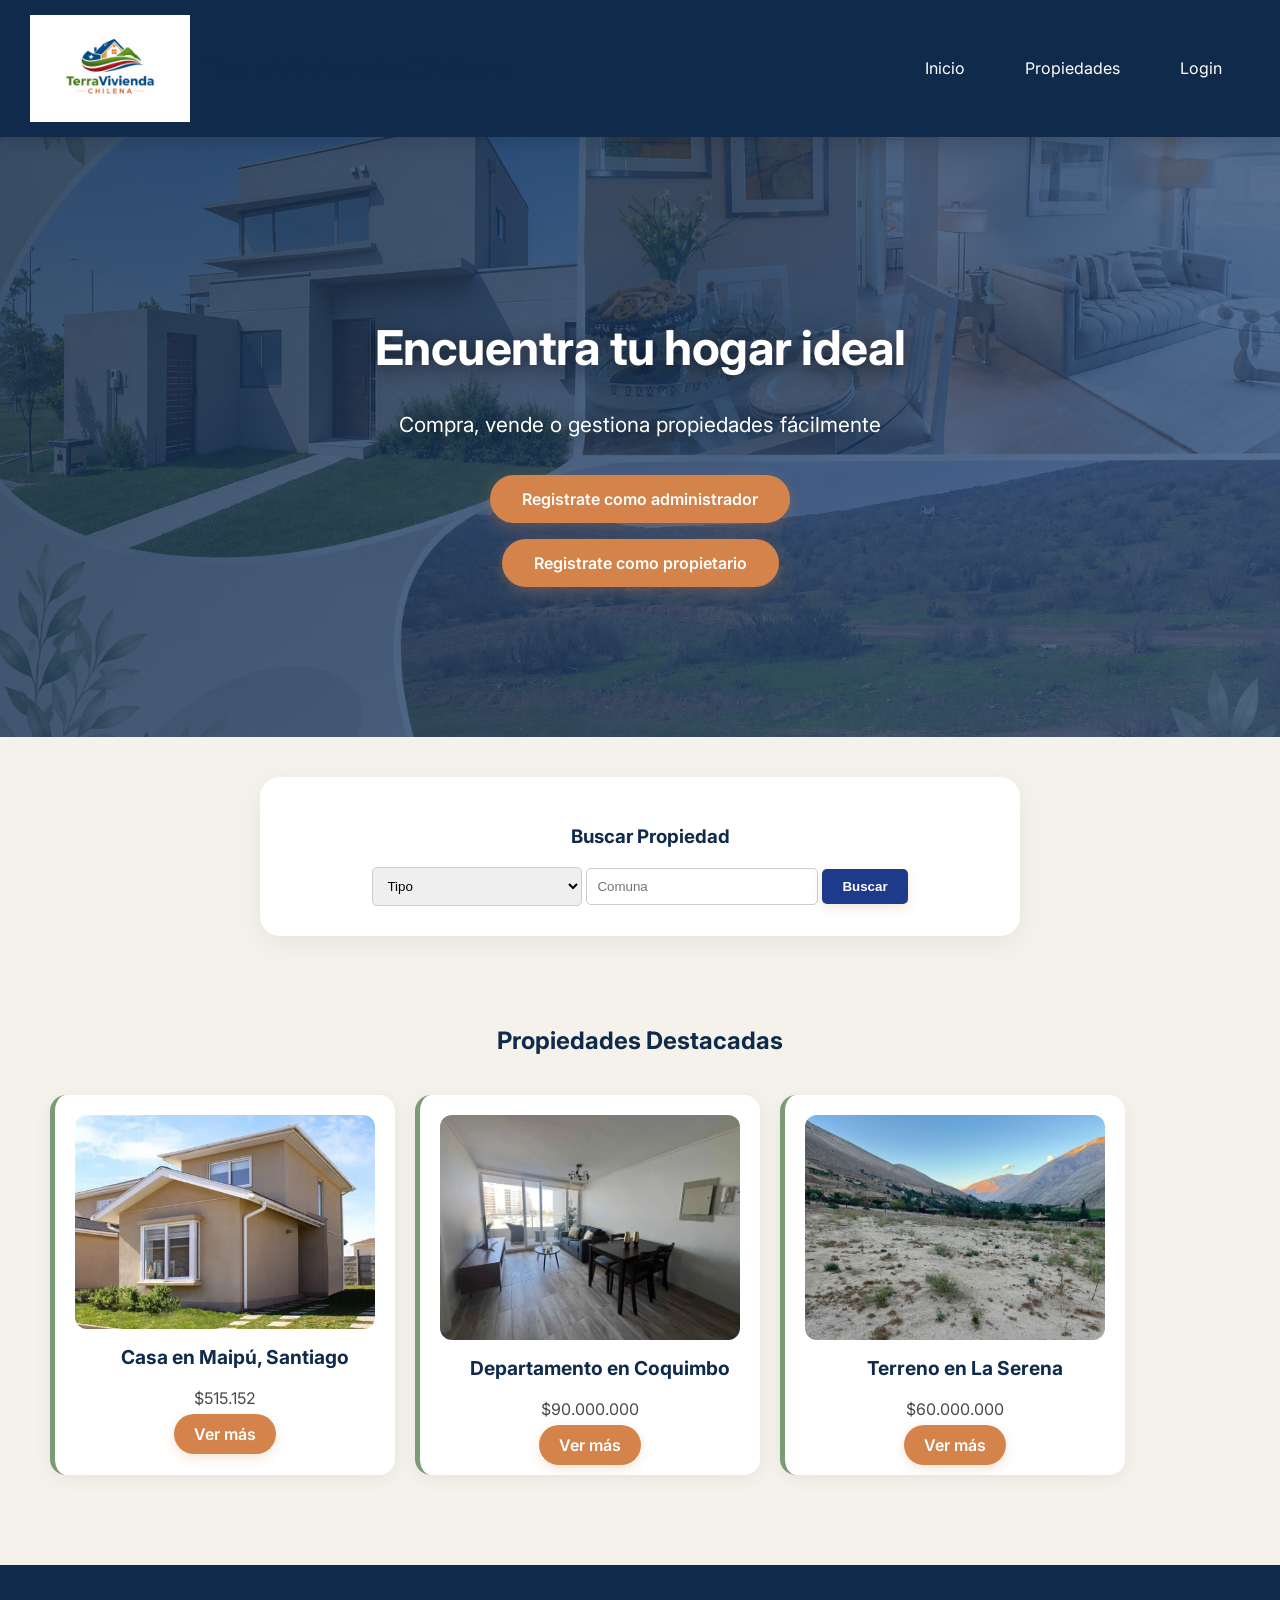
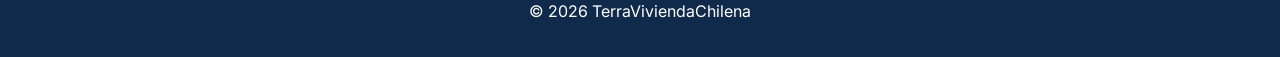
<file: index.html>
<!DOCTYPE html>
<html lang="es">
<head>
    <meta charset="UTF-8">
    <title>TerraViviendaChilena</title>
    <link rel="stylesheet" href="estilo-de-la-pagina.css">
    <link href="https://fonts.googleapis.com/css2?family=Inter:wght@400;500;600;700&display=swap" rel="stylesheet">
</head>
<body>

<header>
    <div class="logo-titulo">
        <img src="imagenes/terraviviendachilena.jpg" alt="TerraViviendaChilena">
        <h1>TerraViviendaChilena</h1>
    </div>

    <nav>
        <a href="index.html">Inicio</a>
        <a href="propiedades.html">Propiedades</a>
        <a href="login.html">Login</a>
    </nav>
</header>

<main>
    <section class="hero">
        <h2>Encuentra tu hogar ideal</h2>
        <p>Compra, vende o gestiona propiedades fácilmente</p>
        <a href="registro-del-administrador.html">Registrate como administrador</a>
        <a href="registro-del-propietario.html">Registrate como propietario</a>
    </section>

    <section class="buscador">
    <h3>Buscar Propiedad</h3>
    <form action="propiedades.html" method="GET">
        <select name="tipo" style="width: 30%; padding: 10px; border-radius: 5px; border: 1px solid #ccc;">
            <option value="">Tipo</option>
            <option value="Casa">Casa</option>
            <option value="Departamento">Departamento</option>
            <option value="Terreno">Terreno</option>
        </select>
        <input type="text" name="comuna" placeholder="Comuna" style="width: 30%; padding: 10px; border-radius: 5px; border: 1px solid #ccc;">
        <button type="submit" style="padding: 10px 20px; background: #1e3a8a; color: white; border: none; border-radius: 5px;">Buscar</button>
    </form>
</section>

<section class="destacadas">
    <h2>Propiedades Destacadas</h2>

    <div class="grid">

        <article class="card">
            <img src="imagenes/casa1-evaluacion1.jpg" alt="Casa en La Serena">
            <h3>Casa en Maipú, Santiago</h3>
            <p>$515.152</p>
            <a href="propiedades.html" class="btn">Ver más</a>
        </article>

        <article class="card">
            <img src="imagenes/departamento1-evaluacion1.jpg" alt="Departamento en Coquimbo">
            <h3>Departamento en Coquimbo</h3>
            <p>$90.000.000</p>
            <a href="propiedades.html" class="btn">Ver más</a>
        </article>

        <article class="card">
            <img src="imagenes/terreno1-evaluacion1.jpg" alt="Terreno en La Serena">
            <h3>Terreno en La Serena</h3>
            <p>$60.000.000</p>
            <a href="propiedades.html" class="btn">Ver más</a>
        </article>

    </div>
</section>
</main>

<footer>
    <p>© 2026 TerraViviendaChilena</p>
</footer>

</body>
</html>
</file>
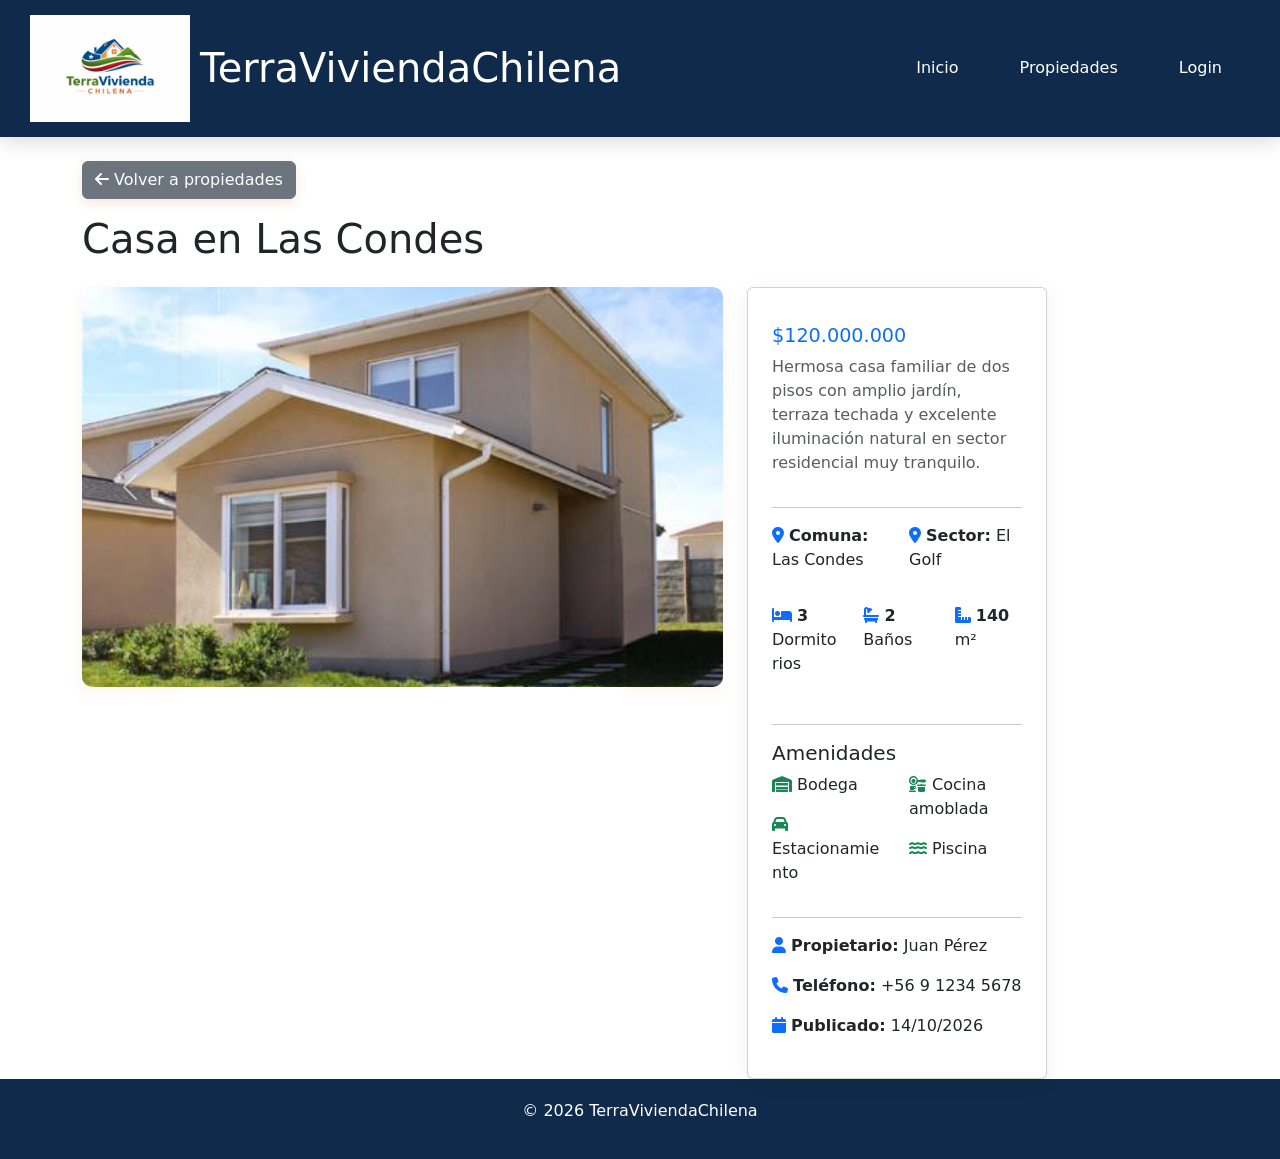
<file: detalle-propiedad.html>
<!DOCTYPE html>
<html lang="es">
<head>
    <meta charset="UTF-8">
    <meta name="viewport" content="width=device-width, initial-scale=1.0">
    <title>Casa Moderna - TerraViviendaChilena</title>
    <link rel="stylesheet" href="estilo-de-la-pagina.css">
    <!-- Bootstrap CSS -->
    <link href="https://cdn.jsdelivr.net/npm/bootstrap@5.3.0/dist/css/bootstrap.min.css" rel="stylesheet">
    <!-- Font Awesome para iconos -->
    <link rel="stylesheet" href="https://cdnjs.cloudflare.com/ajax/libs/font-awesome/6.4.0/css/all.min.css">
    <link href="https://fonts.googleapis.com/css2?family=Inter:wght@400;500;600;700&display=swap" rel="stylesheet">
</head>
<body>

<header>
    <div class="logo-titulo">
        <img src="imagenes/terraviviendachilena.jpg" alt="TerraViviendaChilena">
        <h1>TerraViviendaChilena</h1>
    </div>
    <nav>
        <a href="index.html">Inicio</a>
        <a href="propiedades.html">Propiedades</a>
        <a href="login.html">Login</a>
    </nav>
</header>

<main>
    <div class="container mt-4">
        <!-- Botón para volver -->
        <a href="propiedades.html" class="btn btn-secondary mb-3">
            <i class="fas fa-arrow-left"></i> Volver a propiedades
        </a>

        <!-- Título de la propiedad -->
        <h1 class="mb-4">Casa en Las Condes</h1>

        <div class="row">
            <!-- Columna izquierda: Carrusel de imágenes -->
            <div class="col-md-7">
                <div id="carruselPropiedad" class="carousel slide" data-bs-ride="carousel">
                    <div class="carousel-inner">
                        <div class="carousel-item active">
                            <img src="imagenes/casa1-evaluacion1.jpg" class="d-block w-100" alt="Foto de Casa 1" style="height: 400px; object-fit: cover; border-radius: 10px;">
                        </div>
                        <div class="carousel-item">
                            <img src="imagenes/casa1-evaluacion1.jpg" class="d-block w-100" alt="Foto de Casa 2" style="height: 400px; object-fit: cover; border-radius: 10px;">
                        </div>
                    </div>
                    <button class="carousel-control-prev" type="button" data-bs-target="#carruselPropiedad" data-bs-slide="prev">
                        <span class="carousel-control-prev-icon"></span>
                    </button>
                    <button class="carousel-control-next" type="button" data-bs-target="#carruselPropiedad" data-bs-slide="next">
                        <span class="carousel-control-next-icon"></span>
                    </button>
                </div>
            </div>

            <!-- Columna derecha: Información de la propiedad -->
            <div class="col-md-5">
                <div class="card p-4">
                    <h3 class="text-primary">$120.000.000</h3>
                    <p class="text-muted">Hermosa casa familiar de dos pisos con amplio jardín, terraza techada y excelente iluminación natural en sector residencial muy tranquilo.</p>
                    
                    <hr>

                    <!-- Información básica -->
                    <div class="row mb-3">
                        <div class="col-6">
                            <p><i class="fas fa-map-marker-alt text-primary"></i> <strong>Comuna:</strong> Las Condes</p>
                        </div>
                        <div class="col-6">
                            <p><i class="fas fa-location-dot text-primary"></i> <strong>Sector:</strong> El Golf</p>
                        </div>
                    </div>

                    <!-- Características con iconos -->
                    <div class="row mb-3">
                        <div class="col-4">
                            <p><i class="fas fa-bed text-primary"></i> <strong>3</strong> Dormitorios</p>
                        </div>
                        <div class="col-4">
                            <p><i class="fas fa-bath text-primary"></i> <strong>2</strong> Baños</p>
                        </div>
                        <div class="col-4">
                            <p><i class="fas fa-ruler-combined text-primary"></i> <strong>140</strong> m²</p>
                        </div>
                    </div>

                    <!-- Amenidades (características adicionales) -->
                    <hr>
                    <h5>Amenidades</h5>
                    <div class="row">
                        <div class="col-6">
                            <p><i class="fas fa-warehouse text-success"></i> Bodega</p>
                            <p><i class="fas fa-car text-success"></i> Estacionamiento</p>
                        </div>
                        <div class="col-6">
                            <p><i class="fas fa-kitchen-set text-success"></i> Cocina amoblada</p>
                            <p><i class="fas fa-water text-success"></i> Piscina</p>
                        </div>
                    </div>

                    <hr>

                    <!-- Información del propietario -->
                    <p><i class="fas fa-user text-primary"></i> <strong>Propietario:</strong> Juan Pérez</p>
                    <p><i class="fas fa-phone text-primary"></i> <strong>Teléfono:</strong> +56 9 1234 5678</p>
                    <p><i class="fas fa-calendar text-primary"></i> <strong>Publicado:</strong> 14/10/2026</p>
                </div>
            </div>
        </div>
    </div>
</main>

<footer>
    <p>© 2026 TerraViviendaChilena</p>
</footer>

<!-- Bootstrap JS -->
<script src="https://cdn.jsdelivr.net/npm/bootstrap@5.3.0/dist/js/bootstrap.bundle.min.js"></script>
</body>
</html>
</file>
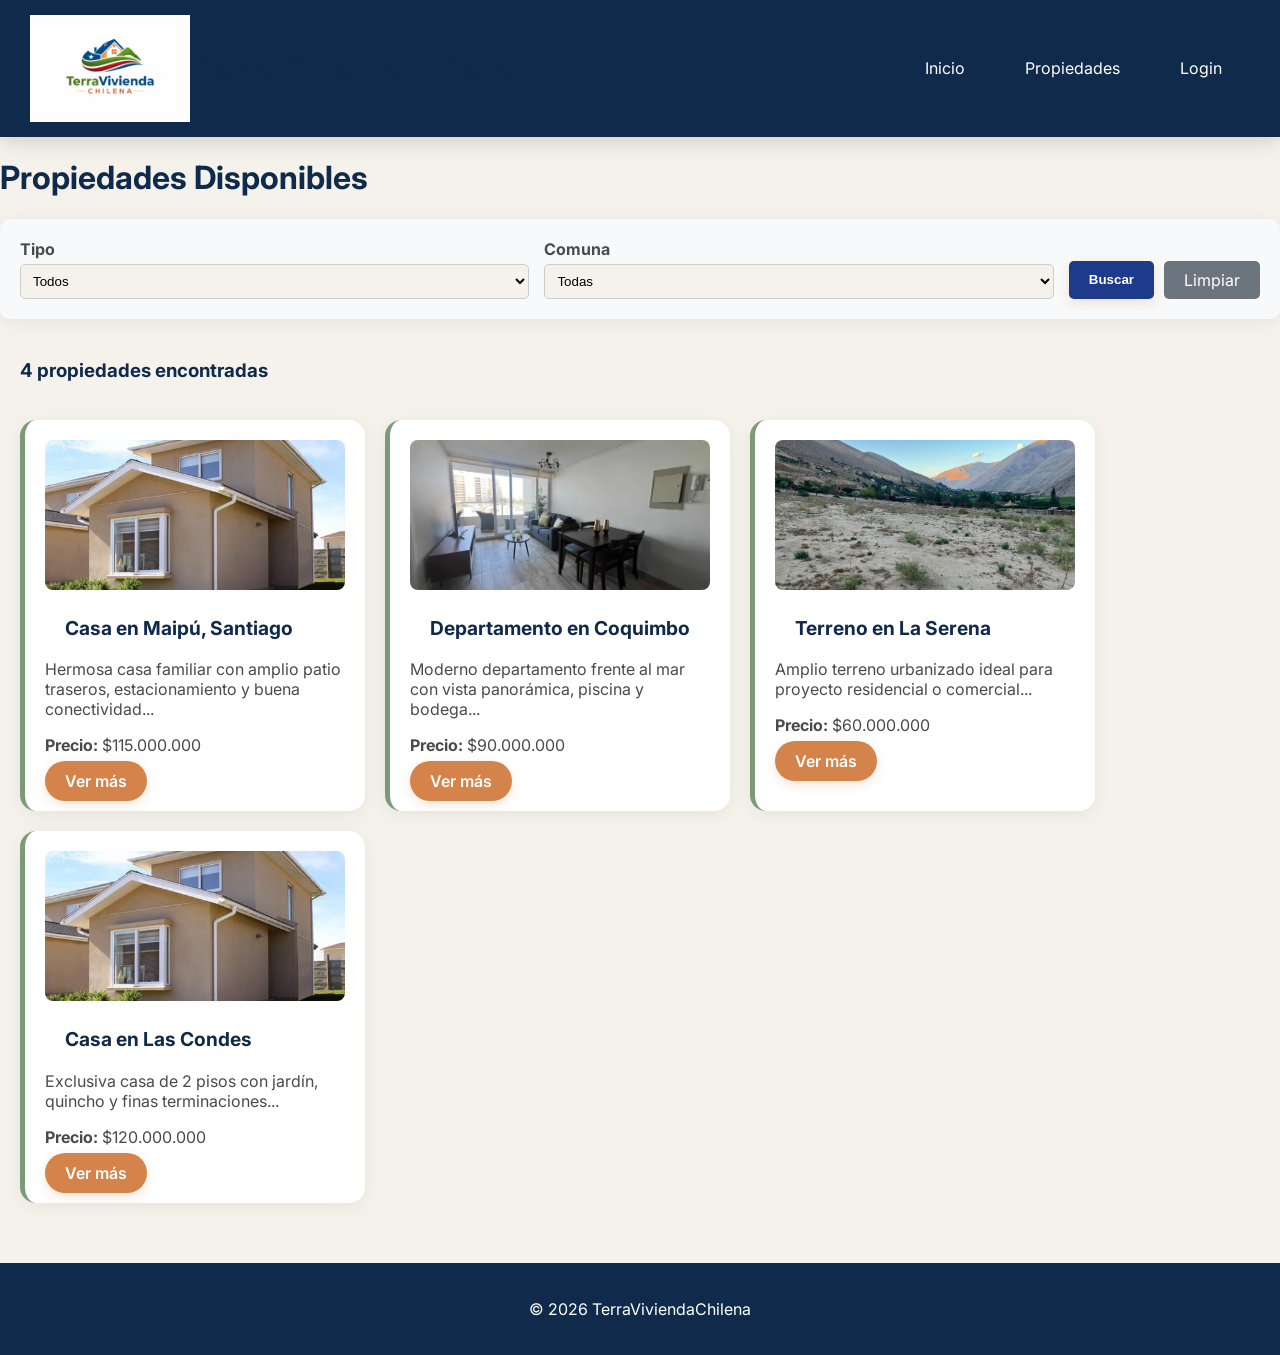
<file: propiedades.html>
<!DOCTYPE html>
<html lang="es">
<head>
    <meta charset="UTF-8">
    <title>Propiedades - TerraViviendaChilena</title>
    <link rel="stylesheet" href="estilo-de-la-pagina.css">
    <link href="https://fonts.googleapis.com/css2?family=Inter:wght@400;500;600;700&display=swap" rel="stylesheet">
</head>
<body>

<header>
    <div class="logo-titulo">
        <img src="imagenes/terraviviendachilena.jpg" alt="TerraViviendaChilena">
        <h1>TerraViviendaChilena</h1>
    </div>
    <nav>
        <a href="index.html">Inicio</a>
        <a href="propiedades.html">Propiedades</a>
        <a href="login.html">Login</a>
    </nav>
</header>

<main>
    <h1>Propiedades Disponibles</h1>

    <!-- === FILTROS DE BÚSQUEDA === -->
    <section class="filtros">
        <form action="propiedades.html" method="GET" style="display: flex; gap: 15px; flex-wrap: wrap; align-items: flex-end; background: #f8f9fa; padding: 20px; border-radius: 10px; margin-bottom: 30px;">
            <div style="flex: 1; min-width: 150px;">
                <label for="tipo" style="display: block; font-weight: bold; margin-bottom: 5px;">Tipo</label>
                <select id="tipo" name="tipo" style="width: 100%; padding: 8px; border: 1px solid #ccc; border-radius: 5px;">
                    <option value="">Todos</option>
                    <option value="Casa">Casa</option>
                    <option value="Departamento">Departamento</option>
                    <option value="Terreno">Terreno</option>
                </select>
            </div>
            <div style="flex: 1; min-width: 150px;">
                <label for="comuna" style="display: block; font-weight: bold; margin-bottom: 5px;">Comuna</label>
                <select id="comuna" name="comuna" style="width: 100%; padding: 8px; border: 1px solid #ccc; border-radius: 5px;">
                    <option value="">Todas</option>
                    <option value="Coquimbo">Coquimbo</option>
                    <option value="La Serena">La Serena</option>
                    <option value="Las Condes">Las Condes</option>
                    <option value="Maipú">Maipú</option>
                    <option value="Providencia">Providencia</option>
                </select>
            </div>
            <div style="display: flex; gap: 10px;">
                <button type="submit" style="background: #1e3a8a; color: white; border: none; padding: 9px 20px; border-radius: 5px; cursor: pointer;">Buscar</button>
                <a href="propiedades.html" style="background: #6c757d; color: white; padding: 9px 20px; border-radius: 5px; text-decoration: none;">Limpiar</a>
            </div>
        </form>
    </section>

    <section>
        <h3>4 propiedades encontradas</h3>
        <div class="grid">
            
            <article class="card">
                <img src="imagenes/casa1-evaluacion1.jpg" alt="Casa" style="width: 100%; height: 150px; object-fit: cover; border-radius: 8px; margin-bottom: 10px;">
                <h3>Casa en Maipú, Santiago</h3>
                <p>Hermosa casa familiar con amplio patio traseros, estacionamiento y buena conectividad...</p>
                <p><strong>Precio:</strong> $115.000.000</p>
                <a href="detalle-propiedad.html" class="btn">Ver más</a>
            </article>

            <article class="card">
                <img src="imagenes/departamento1-evaluacion1.jpg" alt="Departamento" style="width: 100%; height: 150px; object-fit: cover; border-radius: 8px; margin-bottom: 10px;">
                <h3>Departamento en Coquimbo</h3>
                <p>Moderno departamento frente al mar con vista panorámica, piscina y bodega...</p>
                <p><strong>Precio:</strong> $90.000.000</p>
                <a href="detalle-propiedad.html" class="btn">Ver más</a>
            </article>

            <article class="card">
                <img src="imagenes/terreno1-evaluacion1.jpg" alt="Terreno" style="width: 100%; height: 150px; object-fit: cover; border-radius: 8px; margin-bottom: 10px;">
                <h3>Terreno en La Serena</h3>
                <p>Amplio terreno urbanizado ideal para proyecto residencial o comercial...</p>
                <p><strong>Precio:</strong> $60.000.000</p>
                <a href="detalle-propiedad.html" class="btn">Ver más</a>
            </article>

            <article class="card">
                <img src="imagenes/casa1-evaluacion1.jpg" alt="Casa" style="width: 100%; height: 150px; object-fit: cover; border-radius: 8px; margin-bottom: 10px;">
                <h3>Casa en Las Condes</h3>
                <p>Exclusiva casa de 2 pisos con jardín, quincho y finas terminaciones...</p>
                <p><strong>Precio:</strong> $120.000.000</p>
                <a href="detalle-propiedad.html" class="btn">Ver más</a>
            </article>

        </div>
    </section>
</main>

<footer>
    <p>© 2026 TerraViviendaChilena</p>
</footer>

</body>
</html>
</file>
<file: estilo-de-la-pagina.css>
/* ============================================
   PALETA "URBE NATURAL"
   Ciudad + Naturaleza + Confianza
   ============================================ */
:root {
    /* === AZULES (CIUDAD) === */
    --azul-profundo: #0F2A4A;
    --azul-acero: #2A4B7C;
    --azul-claro: #4A7CB5;
    
    /* === VERDES (NATURALEZA) === */
    --verde-salvia: #7A9B76;
    --verde-menta: #8DBF8A;
    --verde-oscuro: #5C7A58;
    
    /* === NARANJA (CONFIANZA) === */
    --naranja-tierra: #D4834A;
    --naranja-oscuro: #B86A36;
    
    /* === GRISES Y FONDOS === */
    --fondo-claro: #F5F2EB;
    --gris-suave: #E8E4DC;
    --gris-texto: #4A4A4A;
    --blanco: #FFFFFF;
}

/* ============================================
   RESET Y ESTILOS GLOBALES
   ============================================ */
main {
    margin: 0;
    padding: 0;
}

body {
    font-family: 'Inter', Arial, sans-serif;
    margin: 0;
    background: var(--fondo-claro);
    color: var(--gris-texto);
}

/* ============================================
   HEADER
   ============================================ */
header {
    background: var(--azul-profundo);
    color: var(--blanco);
    padding: 15px 30px;
    display: flex;
    justify-content: space-between;
    align-items: center;
    box-shadow: 0 4px 20px rgba(0, 0, 0, 0.15);
    position: sticky;
    top: 0;
    z-index: 100;
}

.logo-titulo {
    display: flex;
    align-items: center;
    gap: 10px;
}

.logo-titulo img {
    width: 160px;
    height: auto;
}

.logo-titulo h1 {
    margin: 0;
}

header nav a {
    color: var(--blanco);
    margin: 0 12px;
    text-decoration: none;
    padding: 8px 16px;
    border-radius: 30px;
    transition: background 0.3s ease, transform 0.2s ease;
}

header nav a:hover {
    background: rgba(255, 255, 255, 0.12);
    transform: translateY(-2px);
}

/* ============================================
   HERO
   ============================================ */
.hero {
    background: linear-gradient(135deg, rgba(15, 42, 74, 0.80) 0%, rgba(42, 75, 124, 0.75) 100%), 
                url('imagenes/collage_pagina_principal.png') center/cover no-repeat;
    padding: 100px 20px;
    margin-bottom: 40px;
    color: var(--blanco);
    text-align: center;
    border-radius: 0;
    min-height: 400px;
    display: flex;
    flex-direction: column;
    justify-content: center;
    align-items: center;
}

.hero h2 {
    font-size: 3rem;
    font-weight: 700;
    letter-spacing: -0.5px;
    margin-bottom: 15px;
    color: #FFFFFF !important;  /* Forzar blanco */
    text-shadow: 0 4px 20px rgba(0, 0, 0, 0.60);  /* Sombra más fuerte */
}

.hero p {
    font-size: 1.3rem;
    margin-bottom: 30px;
    opacity: 1;  /* Eliminar opacidad para que se vea más fuerte */
    color: #FFFFFF !important;  /* Forzar blanco */
    text-shadow: 0 2px 15px rgba(0, 0, 0, 0.50);  /* Sombra más fuerte */
}

.hero a {
    display: inline-block;
    margin: 8px 12px;
    padding: 14px 32px;
    background: var(--naranja-tierra);
    color: var(--blanco);
    text-decoration: none;
    border-radius: 30px;
    font-weight: 600;
    font-size: 1rem;
    transition: all 0.3s ease;
    box-shadow: 0 4px 15px rgba(212, 131, 74, 0.30);
}

.hero a:hover {
    background: var(--naranja-oscuro);
    transform: translateY(-3px);
    box-shadow: 0 8px 25px rgba(212, 131, 74, 0.40);
}

.hero a:last-child {
    background: var(--naranja-tierra);
    box-shadow: 0 4px 15px rgba(212, 131, 74, 0.30);
}

.hero a:last-child:hover {
    background: var(--naranja-oscuro);
    box-shadow: 0 8px 25px rgba(212, 131, 74, 0.40);
}

/* ============================================
   BUSCADOR
   ============================================ */
.buscador {
    background: var(--blanco);
    padding: 30px;
    border-radius: 20px;
    box-shadow: 0 8px 30px rgba(0, 0, 0, 0.06);
    max-width: 700px;
    margin: 0 auto 40px auto;
    text-align: center;
}

.buscador input,
.buscador select {
    border: 2px solid var(--gris-suave);
    border-radius: 30px;
    padding: 12px 20px;
    transition: border-color 0.3s ease, box-shadow 0.3s ease;
}

.buscador input:focus,
.buscador select:focus {
    border-color: var(--azul-claro);
    box-shadow: 0 0 0 4px rgba(74, 124, 181, 0.10);
    outline: none;
}

/* ============================================
   FORMULARIO
   ============================================ */
.formulario {
    width: 300px;
    margin: auto;
    display: flex;
    flex-direction: column;
}

.formulario input,
.formulario button {
    margin: 5px 0;
    padding: 10px;
}

/* ============================================
   BOTONES
   ============================================ */
button, .btn {
    background: var(--naranja-tierra);
    color: var(--blanco);
    border: none;
    cursor: pointer;
    border-radius: 30px;
    padding: 10px 20px;
    text-decoration: none;
    font-weight: 600;
    transition: all 0.3s ease;
    box-shadow: 0 4px 12px rgba(212, 131, 74, 0.20);
}

button:hover, .btn:hover {
    background: var(--naranja-oscuro);
    transform: translateY(-2px);
    box-shadow: 0 8px 20px rgba(212, 131, 74, 0.30);
}

/* ============================================
   SECCIONES Y TÍTULOS
   ============================================ */
section {
    margin-bottom: 40px;
}

section h3 {
    margin-left: 20px;
    color: var(--azul-profundo);
}

h1, h2, h3, h4 {
    color: var(--azul-profundo);
}

/* ============================================
   TARJETAS
   ============================================ */
.grid {
    display: flex;
    flex-wrap: wrap;
    gap: 20px;
    padding: 20px;
}

.card {
    background: var(--blanco);
    padding: 20px;
    border-radius: 16px;
    border: none;
    border-left: 5px solid var(--verde-salvia);
    box-shadow: 0 4px 20px rgba(0, 0, 0, 0.06);
    transition: transform 0.3s ease, box-shadow 0.3s ease;
    width: 300px;
}

.card:hover {
    transform: translateY(-6px);
    box-shadow: 0 12px 30px rgba(15, 42, 74, 0.12);
}

.card img {
    width: 100%;
    border-radius: 12px;
    transition: filter 0.3s ease;
}

.card:hover img {
    filter: brightness(1.03) contrast(1.02);
}

.card h3 {
    color: var(--azul-profundo);
    margin-top: 12px;
    font-size: 1.2rem;
}

/* ============================================
   DESTACADAS
   ============================================ */
.destacadas {
    text-align: center;
    padding: 30px;
}

/* ============================================
   FOOTER
   ============================================ */
footer {
    background: var(--azul-profundo);
    color: var(--blanco);
    text-align: center;
    padding: 20px;
    margin-top: 0;
    border-radius: 0;
}

/* ============================================
   DASHBOARD
   ============================================ */
.dashboard {
    padding: 20px;
}

.dashboard h2 {
    font-size: 2rem;
    font-weight: 700;
    color: var(--azul-profundo);
    border-bottom: 4px solid var(--azul-claro);
    padding-bottom: 10px;
    margin-bottom: 20px;
    display: inline-block;
}

/* ============================================
   MODALES
   ============================================ */
#formPropiedades {
    background: var(--blanco);
    padding: 20px;
    border-radius: 10px;
    max-width: 600px;
    margin: auto;
    box-shadow: 0 2px 5px rgba(0,0,0,0.2);
}

#formPropiedades label {
    margin-top: 10px;
    font-weight: bold;
}

#formPropiedades input,
#formPropiedades select,
#formPropiedades textarea,
#formPropiedades button {
    width: 100%;
    padding: 10px;
    margin-top: 5px;
    margin-bottom: 15px;
    border-radius: 5px;
    border: 1px solid var(--gris-suave);
    box-sizing: border-box;
}

#formPropiedades textarea {
    resize: vertical;
    min-height: 100px;
}

/* ============================================
   GALERÍA PREVIEW
   ============================================ */
#galeriaPreview {
    margin-top: 20px;
    justify-content: center;
}

#galeriaPreview img {
    width: 150px;
    height: 100px;
    object-fit: cover;
}

/* ============================================
   LISTA DE PROPIEDADES
   ============================================ */
#listaPropiedades {
    margin-top: 30px;
    justify-content: center;
}

#listaPropiedades .card {
    width: 300px;
    border-left: 5px solid var(--verde-salvia);
}

/* ============================================
   MENÚ DASHBOARD
   ============================================ */
.menu-dashboard {
    display: flex;
    flex-wrap: wrap;
    gap: 15px;
    margin-bottom: 20px;
    background: var(--blanco);
    padding: 15px 20px;
    border-radius: 16px;
    box-shadow: 0 4px 20px rgba(0, 0, 0, 0.04);
}

.menu-dashboard a {
    background: var(--gris-suave);
    color: var(--azul-profundo);
    padding: 10px 20px;
    border-radius: 30px;
    text-decoration: none;
    font-weight: 500;
    transition: all 0.3s ease;
}

.menu-dashboard a:hover {
    background: var(--azul-profundo);
    color: var(--blanco);
    transform: translateY(-2px);
}

.menu-dashboard button {
    background: var(--verde-menta);
    color: var(--azul-profundo);
    border: none;
    padding: 10px 24px;
    border-radius: 30px;
    font-weight: 600;
    cursor: pointer;
    transition: all 0.3s ease;
    box-shadow: 0 4px 12px rgba(141, 191, 138, 0.20);
}

.menu-dashboard button:hover {
    background: var(--verde-oscuro);
    color: var(--blanco);
    transform: translateY(-2px);
}

/* ============================================
   FILTROS
   ============================================ */
.filtros form {
    background: var(--blanco);
    padding: 20px;
    border-radius: 16px;
    box-shadow: 0 4px 20px rgba(0, 0, 0, 0.06);
    margin-bottom: 30px;
}

.filtros select, .filtros input {
    padding: 10px 14px;
    border-radius: 30px;
    border: 1px solid var(--gris-suave);
    background: var(--fondo-claro);
    transition: border-color 0.3s ease, box-shadow 0.3s ease;
}

.filtros select:focus, .filtros input:focus {
    border-color: var(--azul-claro);
    outline: none;
    box-shadow: 0 0 0 4px rgba(74, 124, 181, 0.08);
}

/* ============================================
   RESPONSIVE
   ============================================ */
@media (max-width: 768px) {
    header {
        flex-direction: column;
        padding: 15px;
    }
    
    header nav a {
        margin: 0 6px;
        padding: 6px 12px;
        font-size: 14px;
    }
    
    .hero h2 {
        font-size: 1.8rem;
    }
    
    .card {
        width: 100%;
        max-width: 320px;
    }
    
    .grid {
        justify-content: center;
    }
    
    .resumen {
        flex-direction: column;
        align-items: center;
    }

    .menu-dashboard {
        flex-direction: column;
        align-items: stretch;
    }

    .menu-dashboard a,
    .menu-dashboard button {
        text-align: center;
    }
}

/* ============================================
   ANIMACIÓN DE ENTRADA PARA TARJETAS
   ============================================ */
.card {
    opacity: 0;
    animation: fadeInUp 0.8s ease forwards;
}

.card:nth-child(1) { animation-delay: 0.05s; }
.card:nth-child(2) { animation-delay: 0.10s; }
.card:nth-child(3) { animation-delay: 0.15s; }
.card:nth-child(4) { animation-delay: 0.20s; }
.card:nth-child(5) { animation-delay: 0.25s; }
.card:nth-child(6) { animation-delay: 0.30s; }
.card:nth-child(7) { animation-delay: 0.35s; }
.card:nth-child(8) { animation-delay: 0.40s; }
.card:nth-child(9) { animation-delay: 0.45s; }

@keyframes fadeInUp {
    0% {
        opacity: 0;
        transform: translateY(20px);
    }
    100% {
        opacity: 1;
        transform: translateY(0);
    }
}

/* ============================================
   RESUMEN DEL DASHBOARD
   ============================================ */
.resumen {
    display: flex;
    gap: 20px;
    flex-wrap: wrap;
    margin-bottom: 40px;
}

.resumen .card {
    flex: 1;
    min-width: 150px;
    background: var(--blanco);
    padding: 25px 20px;
    border-radius: 16px;
    box-shadow: 0 4px 20px rgba(0, 0, 0, 0.06);
    border-left: 6px solid var(--azul-claro);
    transition: transform 0.3s ease, box-shadow 0.3s ease;
    text-align: center;
}

.resumen .card:hover {
    transform: translateY(-5px);
    box-shadow: 0 12px 30px rgba(15, 42, 74, 0.12);
}

.resumen .card h3 {
    font-size: 2.5rem;
    font-weight: 700;
    margin: 0;
    color: var(--azul-profundo);
}

.resumen .card p {
    font-size: 1rem;
    color: var(--gris-texto);
    margin: 5px 0 0 0;
    font-weight: 500;
}

.resumen .card:nth-child(1) { border-left-color: var(--azul-claro); }
.resumen .card:nth-child(2) { border-left-color: var(--verde-salvia); }
.resumen .card:nth-child(3) { border-left-color: var(--naranja-tierra); }

/* ============================================
    LISTA DE PROPIEDADES (DASHBOARD) - GRID
   ============================================ */
#listaPropiedades {
    display: grid;
    grid-template-columns: repeat(auto-fill, minmax(280px, 1fr));
    gap: 25px;
    padding: 0;
}

#listaPropiedades .card {
    border: 1px solid var(--gris-suave);
    border-left: 5px solid var(--verde-salvia);
}

#listaPropiedades .card:hover {
    border-color: var(--azul-claro);
}

/* ============================================
   ESTILOS PARA EL LOGIN
   ============================================ */
.login-container {
    max-width: 400px;
    margin: 50px auto;
    padding: 30px;
    background: var(--blanco);
    border-radius: 16px;
    box-shadow: 0 4px 20px rgba(0, 0, 0, 0.06);
}

.login-container h1 {
    text-align: center;
    color: var(--azul-profundo);
    margin-bottom: 20px;
}

.login-container label {
    color: var(--gris-texto);
    font-weight: 500;
    display: block;
    margin-bottom: 5px;
}

.login-container input {
    width: 100%;
    padding: 12px 16px;
    border: 1px solid var(--gris-suave);
    border-radius: 30px;
    margin-bottom: 15px;
    background: var(--fondo-claro);
    color: var(--gris-texto);
    transition: border-color 0.3s ease, box-shadow 0.3s ease;
}

.login-container input:focus {
    border-color: var(--azul-claro);
    outline: none;
    box-shadow: 0 0 0 4px rgba(74, 124, 181, 0.10);
}

.login-container button {
    width: 100%;
    padding: 12px;
    background: var(--naranja-tierra);
    color: var(--blanco);
    border: none;
    border-radius: 30px;
    font-weight: 600;
    font-size: 1rem;
    cursor: pointer;
    transition: all 0.3s ease;
}

.login-container button:hover {
    background: var(--naranja-oscuro);
    transform: translateY(-2px);
}

.login-container .registro-link {
    text-align: center;
    margin-top: 15px;
    color: var(--gris-texto);
}

.login-container .registro-link a {
    color: var(--azul-claro);
    text-decoration: none;
    font-weight: 500;
}

.login-container .registro-link a:hover {
    text-decoration: underline;
}

/* ============================================
   ESTILOS PARA REGISTROS
   ============================================ */
#registro {
    max-width: 500px;
    margin: 40px auto;
    padding: 30px;
    background: var(--blanco);
    border-radius: 16px;
    box-shadow: 0 4px 20px rgba(0, 0, 0, 0.06);
}

#registro header {
    background: transparent;
    padding: 0;
    box-shadow: none;
    position: static;
    margin-bottom: 20px;
}

#registro header h1 {
    color: var(--azul-profundo);
    font-size: 2rem;
    font-weight: 700;
    text-align: center;
}

#registro header p {
    color: var(--gris-texto);
    text-align: center;
    font-size: 1rem;
}

#registro article h2 {
    color: var(--azul-profundo);
    font-size: 1.3rem;
    font-weight: 600;
    margin-bottom: 20px;
}

#registro form div {
    margin-bottom: 15px;
}

#registro form label {
    display: block;
    color: var(--gris-texto);
    font-weight: 500;
    margin-bottom: 5px;
}

#registro form input,
#registro form select {
    width: 100%;
    padding: 12px 16px;
    border: 1px solid var(--gris-suave);
    border-radius: 30px;
    background: var(--fondo-claro);
    color: var(--gris-texto);
    transition: border-color 0.3s ease, box-shadow 0.3s ease;
    box-sizing: border-box;
}

#registro form input:focus,
#registro form select:focus {
    border-color: var(--azul-claro);
    outline: none;
    box-shadow: 0 0 0 4px rgba(74, 124, 181, 0.10);
}

#registro form small {
    color: #666;
    font-size: 0.85rem;
    display: block;
    margin-top: 5px;
}

#registro form button {
    width: 100%;
    padding: 14px;
    background: var(--naranja-tierra);
    color: var(--blanco);
    border: none;
    border-radius: 30px;
    font-weight: 600;
    font-size: 1rem;
    cursor: pointer;
    transition: all 0.3s ease;
    box-shadow: 0 4px 15px rgba(212, 131, 74, 0.30);
}

#registro form button:hover {
    background: var(--naranja-oscuro);
    transform: translateY(-2px);
    box-shadow: 0 8px 25px rgba(212, 131, 74, 0.40);
}

#registro .registro-link {
    text-align: center;
    margin-top: 15px;
    color: var(--gris-texto);
}

#registro .registro-link a {
    color: var(--azul-claro);
    text-decoration: none;
    font-weight: 500;
}

#registro .registro-link a:hover {
    text-decoration: underline;
}

/* Estilos para el footer de las páginas de registro */
#contacto {
    max-width: 500px;
    margin: 20px auto;
    text-align: center;
    color: var(--gris-texto);
    background: transparent;
    padding: 20px;
    border-radius: 0;
}

#contacto h2 {
    color: var(--azul-profundo);
    font-size: 1.2rem;
    margin-bottom: 10px;
}

#contacto p {
    margin: 5px 0;
    font-size: 0.95rem;
}
</file>
